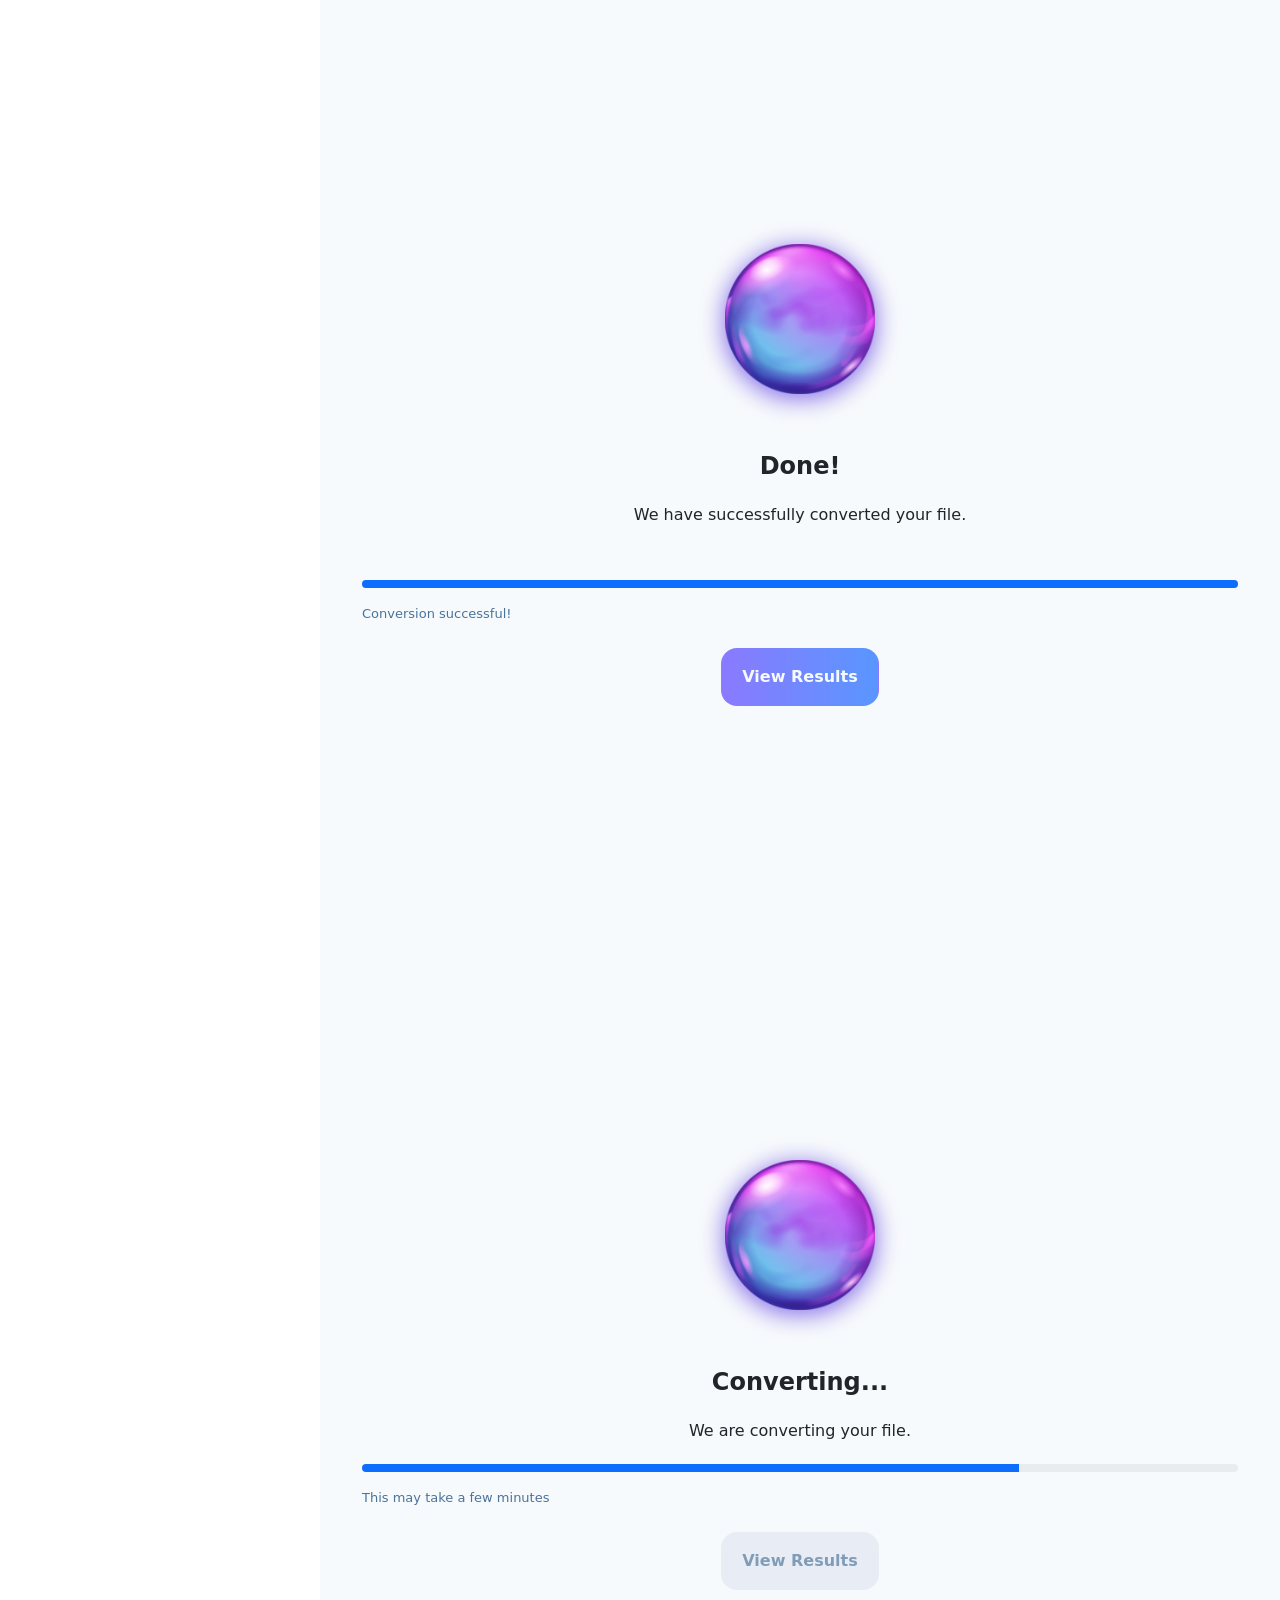
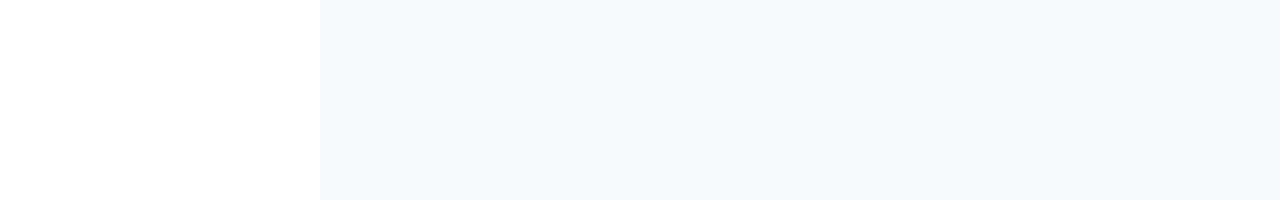
<file: converting.html>
<!DOCTYPE html>
<html lang="en">
  <head>
    <meta charset="utf-8" />
    <meta name="viewport" content="width=device-width, initial-scale=1" />

    <link
      href="https://cdn.jsdelivr.net/npm/bootstrap@5.3.6/dist/css/bootstrap.min.css"
      rel="stylesheet"
      integrity="sha384-4Q6Gf2aSP4eDXB8Miphtr37CMZZQ5oXLH2yaXMJ2w8e2ZtHTl7GptT4jmndRuHDT"
      crossorigin="anonymous"
    />
    <link rel="preconnect" href="https://fonts.googleapis.com" />
    <link rel="preconnect" href="https://fonts.gstatic.com" crossorigin />
    <link
      href="https://fonts.googleapis.com/css2?family=Inter:ital,opsz,wght@0,14..32,100..900;1,14..32,100..900&display=swap"
      rel="stylesheet"
    />
    <link
      rel="stylesheet"
      href="https://cdnjs.cloudflare.com/ajax/libs/font-awesome/6.7.2/css/all.min.css"
      integrity="sha512-Evv84Mr4kqVGRNSgIGL/F/aIDqQb7xQ2vcrdIwxfjThSH8CSR7PBEakCr51Ck+w+/U6swU2Im1vVX0SVk9ABhg=="
      crossorigin="anonymous"
      referrerpolicy="no-referrer"
    />
    <title>Processing</title>

    <link rel="stylesheet" href="styles.css" />
  </head>
  <body>
    <div class="container-fluid">
      <!-- *************************two row *************************** -->
      <div class="row justify-content-center">
        <div class="col-12 col-md-5 col-lg-3 bg-white">
          <!-- sidenav -->
        </div>
        <div
          class="col-12 col-md-7 col-lg-9 bg-chat min-h-100 d-flex justify-content-center align-items-center"
        >
          <!-- Modal -->
          <div
            class="modal fade"
            id="exampleModal"
            tabindex="-1"
            aria-labelledby="exampleModalLabel"
            aria-hidden="true"
          >
            <div class="modal-dialog modal-dialog-centered">
              <div class="modal-content r-modal-content">
                <div class="modal-body">
                  <div class="carusal-card mb-5">
                    <div class="container-fluid">
                      <div class="row">
                        <div class="col-12 text-center mb-3">
                          <h6 class="fw-bold">Ready for download</h6>
                        </div>
                        <div class="border mb-3"></div>
                        <div class="col-12 text-center fw-medium">
                          <div
                            class="d-flex justify-content-center mb-4 processing-img-ico"
                          >
                            <img
                              src="imgs/mp3-ico.svg"
                              alt="mp3"
                              class="img-fluid me-4"
                            />
                            <img
                              src="imgs/mp4-ico.svg"
                              alt="mp4"
                              class="img-fluid"
                            />
                          </div>
                        </div>
                        <div class="col-12 rounded-3 text-center">
                          <div class="container-fluid">
                            <div class="row justify-content-center">
                              <div class="col-10 col-xxl-5 mb-3">
                                <button
                                  class="send-btn w-100 continue-btn-modal fw-medium"
                                  style="font-size: 14px"
                                >
                                  Download
                                </button>
                              </div>
                            </div>
                            <div class="row justify-content-center">
                              <div class="col-10 col-xxl-5">
                                <a
                                  href=""
                                  class="continue-btn text-decoration-none"
                                  style="font-size: 14px"
                                >
                                  Go back
                                </a>
                              </div>
                            </div>
                          </div>
                        </div>
                      </div>
                    </div>
                  </div>
                </div>
              </div>
            </div>
          </div>
          <div class="container-fluid p-30">
            <div class="row">
              <div class="text-center">
                <img src="imgs/ico-ai-big.svg" class="img-fluid" alt="ai" />
              </div>
              <h4 class="fw-bold mb-4 text-center">Done!</h4>

              <h6 class="text-center">
                We have successfully converted your file.
              </h6>
              <div class="container py-4"></div>
              <div class="col-12 mb-3">
                <div
                  class="progress"
                  role="progressbar"
                  aria-label="Basic example"
                  aria-valuenow="100"
                  aria-valuemin="0"
                  aria-valuemax="100"
                >
                  <div class="progress-bar w-100"></div>
                </div>
              </div>
              <p class="txt-user mb-4">Conversion successful!</p>
              <div class="text-center">
                <button
                  data-bs-toggle="modal"
                  data-bs-target="#exampleModal"
                  class="process-comp-btn"
                >
                  View Results
                </button>
              </div>
            </div>
          </div>
        </div>
      </div>
      <!-- *************************two row *************************** -->
      <!-- *************************one row *************************** -->
      <div class="row justify-content-center">
        <div class="col-12 col-md-5 col-lg-3 bg-white">
          <!-- sidenav -->
        </div>
        <div
          class="col-12 col-md-7 col-lg-9 bg-chat min-h-100 d-flex justify-content-center align-items-center"
        >
          <div class="container-fluid p-30">
            <div class="row">
              <div class="text-center">
                <img src="imgs/ico-ai-big.svg" class="img-fluid" alt="ai" />
              </div>
              <h4 class="fw-bold mb-4 text-center">Converting...</h4>

              <h6 class="text-center mb-4">We are converting your file.</h6>
              <div class="col-12 mb-3">
                <div
                  class="progress"
                  role="progressbar"
                  aria-label="Basic example"
                  aria-valuenow="75"
                  aria-valuemin="0"
                  aria-valuemax="100"
                >
                  <div class="progress-bar w-75"></div>
                </div>
              </div>
              <p class="txt-user mb-4">This may take a few minutes</p>
              <div class="text-center">
                <button class="process-uncomp-btn">View Results</button>
              </div>
            </div>
          </div>
        </div>
      </div>
      <!-- *************************one row *************************** -->
    </div>
    <!-- Bootstrap JS -->
    <script src="https://code.jquery.com/jquery-3.6.0.min.js"></script>
    <script src="https://cdnjs.cloudflare.com/ajax/libs/OwlCarousel2/2.3.4/owl.carousel.min.js"></script>
    <script src="https://cdn.jsdelivr.net/npm/bootstrap@5.3.3/dist/js/bootstrap.bundle.min.js"></script>

    <script src="master.js"></script>
  </body>
</html>
</file>
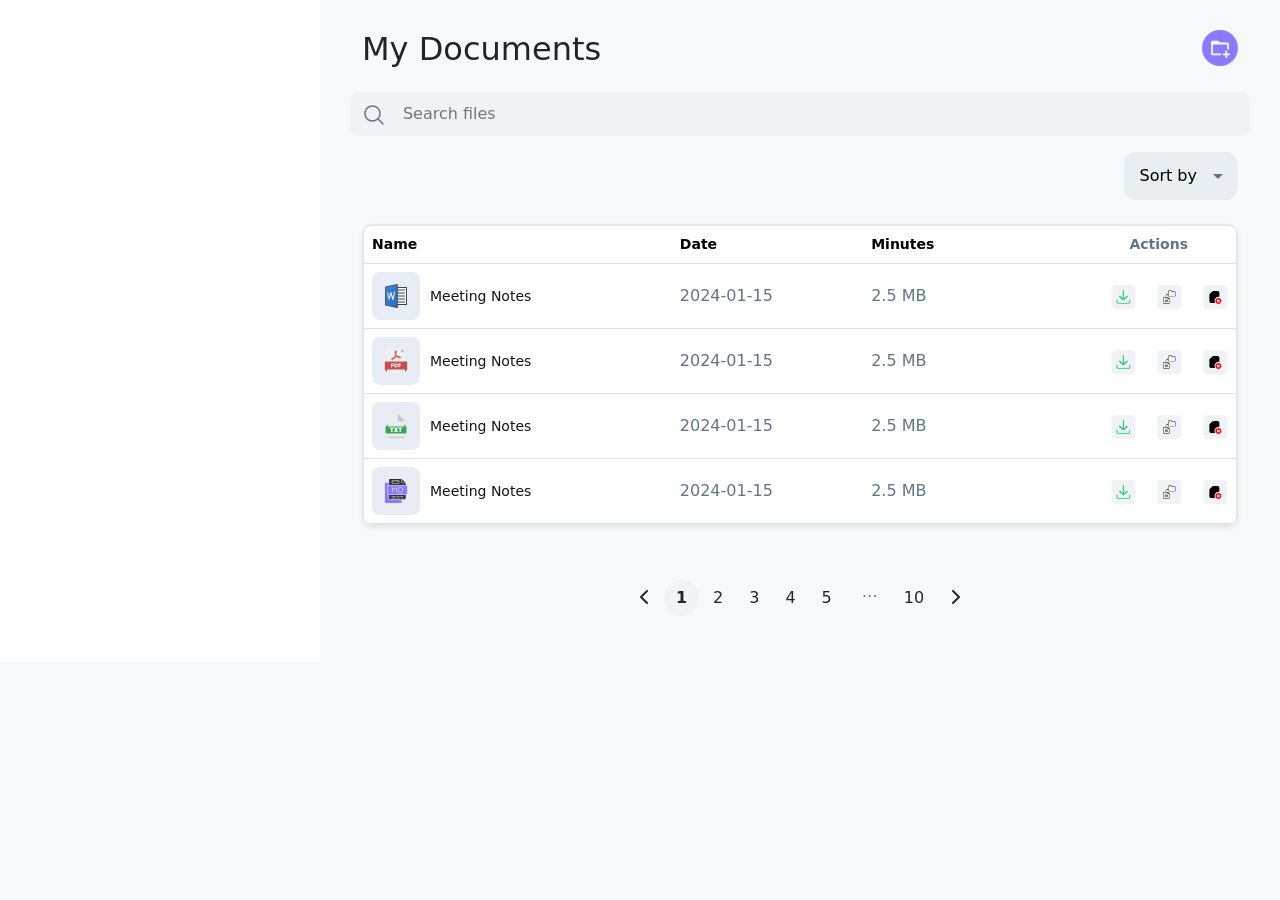
<file: my documents.html>
<!DOCTYPE html>
<html lang="en">
  <head>
    <meta charset="utf-8" />
    <meta name="viewport" content="width=device-width, initial-scale=1" />
    <link
      rel="stylesheet"
      href="https://cdnjs.cloudflare.com/ajax/libs/OwlCarousel2/2.3.4/assets/owl.carousel.min.css"
    />
    <link
      rel="stylesheet"
      href="https://cdnjs.cloudflare.com/ajax/libs/OwlCarousel2/2.3.4/assets/owl.theme.default.min.css"
    />
    <link
      href="https://cdn.jsdelivr.net/npm/bootstrap@5.3.6/dist/css/bootstrap.min.css"
      rel="stylesheet"
      integrity="sha384-4Q6Gf2aSP4eDXB8Miphtr37CMZZQ5oXLH2yaXMJ2w8e2ZtHTl7GptT4jmndRuHDT"
      crossorigin="anonymous"
    />
    <link rel="preconnect" href="https://fonts.googleapis.com" />
    <link rel="preconnect" href="https://fonts.gstatic.com" crossorigin />
    <link
      href="https://fonts.googleapis.com/css2?family=Inter:ital,opsz,wght@0,14..32,100..900;1,14..32,100..900&display=swap"
      rel="stylesheet"
    />
    <link
      rel="stylesheet"
      href="https://cdnjs.cloudflare.com/ajax/libs/font-awesome/6.7.2/css/all.min.css"
      integrity="sha512-Evv84Mr4kqVGRNSgIGL/F/aIDqQb7xQ2vcrdIwxfjThSH8CSR7PBEakCr51Ck+w+/U6swU2Im1vVX0SVk9ABhg=="
      crossorigin="anonymous"
      referrerpolicy="no-referrer"
    />
    <title>My Documents</title>

    <link rel="stylesheet" href="styles.css" />
  </head>
  <body>
    <div class="container-fluid">
      <div class="row justify-content-center">
        <div class="col-12 col-md-5 col-lg-3 bg-white">
          <!-- sidenav -->
        </div>
        <div class="col-12 col-md-7 col-lg-9 bg-chat">
          <div class="container-fluid p-30">
            <div class="d-flex justify-content-between">
              <span> <h2 class="fw-medium mb-4">My Documents</h2></span>
              <span>
                <div class="add-folder-trigger">
                  <img src="imgs/add-folder.svg" class="img-fluid" alt="" />
                  <div class="position-relative">
                    <div class="carusal-card create-folder-abs">
                      <div class="container-fluid create-folder-abs-w">
                        <div class="row">
                          <div class="col-12 text-center mb-3">
                            <h6 class="fw-bold">Create folder</h6>
                          </div>
                          <div class="border mb-3"></div>
                          <div class="col-12">
                            <div class="mb-3">
                              <label
                                for="exampleFormControlInput1"
                                class="form-label"
                                >Folder Name</label
                              >
                              <input
                                type="email"
                                class="form-control"
                                id="exampleFormControlInput1"
                                placeholder="My Folder"
                              />
                            </div>
                          </div>
                          <div class="col-12 rounded-3 text-center">
                            <div class="container-fluid">
                              <div class="row justify-content-center">
                                <div class="col-12 mb-2">
                                  <button
                                    class="send-btn fw-bold w-100"
                                    style="font-size: 16px"
                                  >
                                    Create
                                  </button>
                                </div>
                                <div class="col-12">
                                  <button
                                    class="continue-btn fw-bold"
                                    style="font-size: 16px"
                                  >
                                    Cancel
                                  </button>
                                </div>
                              </div>
                            </div>
                          </div>
                        </div>
                      </div>
                    </div>
                  </div>
                </div></span
              >
            </div>
            <div class="row bg-search-bar mb-3">
              <div class="d-flex align-items-center">
                <span>
                  <img src="imgs/mag.svg" class="img-fluid me-2" alt="mag"
                /></span>
                <span class="w-100">
                  <input
                    type="text"
                    class="Search-bar"
                    id="exampleFormControlInput1"
                    placeholder="Search files"
                /></span>
              </div>
            </div>
            <div class="row text-end">
              <div class="dropdown">
                <button
                  class="btn-3"
                  type="button"
                  data-bs-toggle="dropdown"
                  aria-expanded="false"
                >
                  <div class="d-flex align-items-center">
                    <span> Sort by</span>
                    <span class="ms-3"
                      ><img
                        src="imgs/chev-down.svg"
                        class="chevron img-fluid"
                        alt="chev"
                    /></span>
                  </div>
                </button>
                <ul class="dropdown-menu">
                  <li><a class="dropdown-item" href="#">Date</a></li>
                  <li><a class="dropdown-item" href="#">Name</a></li>
                  <li><a class="dropdown-item" href="#">Size</a></li>
                  <li><a class="dropdown-item" href="#">Format</a></li>
                </ul>
              </div>
            </div>
            <div class="row">
              <div class="container py-4">
                <div class="table-responsive border-2 shadow-sm">
                  <table class="table table-hover align-middle mb-0">
                    <thead>
                      <tr>
                        <th>Name</th>
                        <th>Date</th>
                        <th>Minutes</th>
                        <th class="text-end table-file-reading pe-5">
                          Actions
                        </th>
                      </tr>
                    </thead>
                    <tbody>
                      <tr>
                        <td>
                          <div class="d-flex align-items-center">
                            <img
                              src="imgs/doc-new-ico.svg"
                              alt="doc"
                              class="file-icon"
                            />
                            <span class="table-file-name">Meeting Notes</span>
                          </div>
                        </td>
                        <td class="table-file-reading">2024-01-15</td>
                        <td class="table-file-reading">2.5 MB</td>
                        <td class="text-end action-btns">
                          <a href=""
                            ><img
                              src="imgs/download.svg"
                              title="Download"
                              alt="download"
                              class="img-fluid me-3"
                          /></a>
                          <a href=""
                            ><img
                              src="imgs/eye.svg"
                              alt="eye"
                              title="View"
                              class="img-fluid me-3"
                          /></a>
                          <a href=""
                            ><img
                              src="imgs/del.svg"
                              alt="delete"
                              title="Delete"
                              class="img-fluid"
                          /></a>
                        </td>
                      </tr>
                      <tr>
                        <td>
                          <div class="d-flex align-items-center">
                            <img
                              src="imgs/pdf-new-ico.svg"
                              alt="pdf"
                              class="file-icon"
                            />
                            <span class="table-file-name">Meeting Notes</span>
                          </div>
                        </td>
                        <td class="table-file-reading">2024-01-15</td>
                        <td class="table-file-reading">2.5 MB</td>
                        <td class="text-end action-btns">
                          <a href=""
                            ><img
                              src="imgs/download.svg"
                              title="Download"
                              alt="download"
                              class="img-fluid me-3"
                          /></a>
                          <a href=""
                            ><img
                              src="imgs/eye.svg"
                              alt="eye"
                              title="View"
                              class="img-fluid me-3"
                          /></a>
                          <a href=""
                            ><img
                              src="imgs/del.svg"
                              alt="delete"
                              title="Delete"
                              class="img-fluid"
                          /></a>
                        </td>
                      </tr>
                      <tr>
                        <td>
                          <div class="d-flex align-items-center">
                            <img
                              src="imgs/txt-new-ico.svg"
                              alt="txt"
                              class="file-icon"
                            />
                            <span class="table-file-name">Meeting Notes</span>
                          </div>
                        </td>
                        <td class="table-file-reading">2024-01-15</td>
                        <td class="table-file-reading">2.5 MB</td>
                        <td class="text-end action-btns">
                          <a href=""
                            ><img
                              src="imgs/download.svg"
                              title="Download"
                              alt="download"
                              class="img-fluid me-3"
                          /></a>
                          <a href=""
                            ><img
                              src="imgs/eye.svg"
                              alt="eye"
                              title="View"
                              class="img-fluid me-3"
                          /></a>
                          <a href=""
                            ><img
                              src="imgs/del.svg"
                              alt="delete"
                              title="Delete"
                              class="img-fluid"
                          /></a>
                        </td>
                      </tr>
                      <tr>
                        <td>
                          <div class="d-flex align-items-center">
                            <img
                              src="imgs/md-new-ico.svg"
                              alt="md"
                              class="file-icon"
                            />
                            <span class="table-file-name">Meeting Notes</span>
                          </div>
                        </td>
                        <td class="table-file-reading">2024-01-15</td>
                        <td class="table-file-reading">2.5 MB</td>
                        <td class="text-end action-btns">
                          <a href=""
                            ><img
                              src="imgs/download.svg"
                              title="Download"
                              alt="download"
                              class="img-fluid me-3"
                          /></a>
                          <a href=""
                            ><img
                              src="imgs/eye.svg"
                              alt="eye"
                              title="View"
                              class="img-fluid me-3"
                          /></a>
                          <a href=""
                            ><img
                              src="imgs/del.svg"
                              alt="delete"
                              title="Delete"
                              class="img-fluid"
                          /></a>
                        </td>
                      </tr>
                    </tbody>
                  </table>
                </div>
              </div>
              <div class="text-center">
                <nav>
                  <ul class="pagination">
                    <li class="page-item">
                      <a class="page-link" href="#" aria-label="Previous">
                        <i class="fa-solid fa-chevron-left"></i>
                      </a>
                    </li>
                    <li class="page-item active">
                      <a class="page-link" href="#">1</a>
                    </li>
                    <li class="page-item">
                      <a class="page-link" href="#">2</a>
                    </li>
                    <li class="page-item">
                      <a class="page-link" href="#">3</a>
                    </li>
                    <li class="page-item">
                      <a class="page-link" href="#">4</a>
                    </li>
                    <li class="page-item">
                      <a class="page-link" href="#">5</a>
                    </li>
                    <li class="page-item disabled">
                      <span class="ellipsis">…</span>
                    </li>
                    <li class="page-item">
                      <a class="page-link" href="#">10</a>
                    </li>
                    <li class="page-item">
                      <a class="page-link" href="#" aria-label="Next">
                        <i class="fa-solid fa-chevron-right"></i>
                      </a>
                    </li>
                  </ul>
                </nav>
              </div>
            </div>
          </div>
        </div>
      </div>
    </div>
    <!-- Bootstrap JS -->
    <script src="https://code.jquery.com/jquery-3.6.0.min.js"></script>
    <script src="https://cdnjs.cloudflare.com/ajax/libs/OwlCarousel2/2.3.4/owl.carousel.min.js"></script>
    <script src="https://cdn.jsdelivr.net/npm/bootstrap@5.3.3/dist/js/bootstrap.bundle.min.js"></script>
    <script src="master.js"></script>
  </body>
</html>
</file>
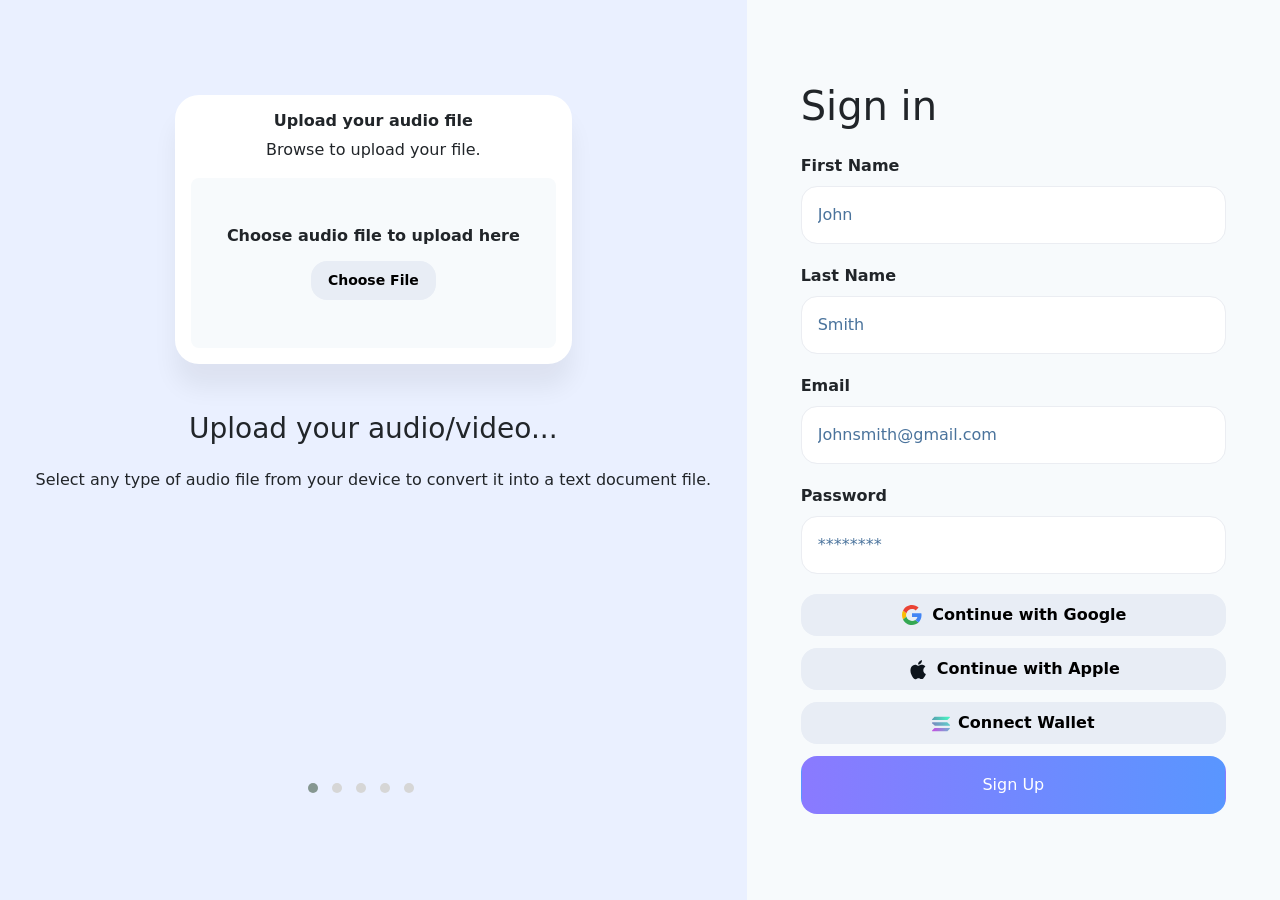
<file: onboarding.html>
<!DOCTYPE html>
<html lang="en">
  <head>
    <meta charset="utf-8" />
    <meta name="viewport" content="width=device-width, initial-scale=1" />
    <link
      rel="stylesheet"
      href="https://cdnjs.cloudflare.com/ajax/libs/OwlCarousel2/2.3.4/assets/owl.carousel.min.css"
    />
    <link
      rel="stylesheet"
      href="https://cdnjs.cloudflare.com/ajax/libs/OwlCarousel2/2.3.4/assets/owl.theme.default.min.css"
    />
    <link
      href="https://cdn.jsdelivr.net/npm/bootstrap@5.3.6/dist/css/bootstrap.min.css"
      rel="stylesheet"
      integrity="sha384-4Q6Gf2aSP4eDXB8Miphtr37CMZZQ5oXLH2yaXMJ2w8e2ZtHTl7GptT4jmndRuHDT"
      crossorigin="anonymous"
    />
    <link rel="preconnect" href="https://fonts.googleapis.com" />
    <link rel="preconnect" href="https://fonts.gstatic.com" crossorigin />
    <link
      href="https://fonts.googleapis.com/css2?family=Inter:ital,opsz,wght@0,14..32,100..900;1,14..32,100..900&display=swap"
      rel="stylesheet"
    />
    <link
      rel="stylesheet"
      href="https://cdnjs.cloudflare.com/ajax/libs/font-awesome/6.7.2/css/all.min.css"
      integrity="sha512-Evv84Mr4kqVGRNSgIGL/F/aIDqQb7xQ2vcrdIwxfjThSH8CSR7PBEakCr51Ck+w+/U6swU2Im1vVX0SVk9ABhg=="
      crossorigin="anonymous"
      referrerpolicy="no-referrer"
    />
    <title>Onboarding</title>

    <link rel="stylesheet" href="styles.css" />
  </head>
  <body>
    <div class="container-fluid">
      <div class="row justify-content-center">
        <div class="col-12 col-md-7 col-xxl-9 bg-chat-2">
          <div
            class="row h-100 align-items-center justify-content-center owl-carousel owl-theme py-5"
          >
            <!-- card item 1 -->
            <div class="col-12">
              <div class="container-fluid">
                <div class="row justify-content-center">
                  <div class="col-12 col-md-7 col-xxl-3">
                    <div class="carusal-card mb-5">
                      <div class="container-fluid">
                        <div class="row">
                          <div class="col-12 text-center">
                            <h6 class="fw-bold">Upload your audio file</h6>
                          </div>
                          <div class="col-12 text-center fw-medium">
                            <p>Browse to upload your file.</p>
                          </div>
                          <div
                            class="col-12 bg-chat py-5 px-3 rounded-3 text-center"
                          >
                            <h6 class="fw-bold mb-3">
                              Choose audio file to upload here
                            </h6>
                            <button
                              class="continue-btn w-auto mx-auto"
                              style="font-size: 14px"
                            >
                              Choose File
                            </button>
                          </div>
                        </div>
                      </div>
                    </div>
                  </div>
                  <h3 class="fw-medium mb-4 text-center">
                    Upload your audio/video...
                  </h3>
                  <h6 class="fw-medium mb-4 text-center">
                    Select any type of audio file from your device to convert it
                    into a text document file.
                  </h6>
                </div>
              </div>
            </div>
            <!-- card item 2 -->
            <div class="col-12">
              <div class="container-fluid pt-5">
                <div class="row justify-content-center">
                  <div class="col-12 col-md-7 col-xxl-3 p-0">
                    <div class="mb-5">
                      <div class="container-fluid">
                        <div class="row">
                          <!-- card-1 -->
                          <div class="col-12 mb-3">
                            <div class="preferance-card">
                              <img
                                src="imgs/ai.svg"
                                alt="ai"
                                class="img-fluid ai-badge"
                              />
                              <span>
                                <img
                                  src="imgs/pdf-ico.svg"
                                  alt="pdf"
                                  class="img-fluid me-2 preferance-card-img"
                                />
                              </span>
                              <span>
                                <img
                                  src="imgs/lines-ico.svg"
                                  alt="lines"
                                  class="img-fluid pref-lines"
                                />
                              </span>
                            </div>
                          </div>
                          <!-- card-2 -->
                          <div class="col-12 mb-3">
                            <div class="preferance-card">
                              <span>
                                <img
                                  src="imgs/txt-ico.svg"
                                  alt="txt"
                                  class="img-fluid me-2 preferance-card-img"
                                />
                              </span>
                              <span>
                                <img
                                  src="imgs/lines-ico.svg"
                                  alt="lines"
                                  class="img-fluid pref-lines"
                                />
                              </span>
                            </div>
                          </div>
                          <!-- card-3 -->
                          <div class="col-12 mb-3">
                            <div class="preferance-card">
                              <span>
                                <img
                                  src="imgs/md-ico.svg"
                                  alt="md"
                                  class="img-fluid me-2 preferance-card-img"
                                />
                              </span>
                              <span>
                                <img
                                  src="imgs/lines-ico.svg"
                                  alt="lines"
                                  class="img-fluid pref-lines"
                                />
                              </span>
                            </div>
                          </div>
                          <!-- card-4 -->
                          <div class="col-12 mb-3">
                            <div class="preferance-card">
                              <span>
                                <img
                                  src="imgs/doc-ico.svg"
                                  alt="doc"
                                  class="img-fluid me-2 preferance-card-img"
                                />
                              </span>
                              <span>
                                <img
                                  src="imgs/lines-ico.svg"
                                  alt="lines"
                                  class="img-fluid pref-lines"
                                />
                              </span>
                            </div>
                          </div>
                        </div>
                      </div>
                    </div>
                  </div>
                  <h3 class="fw-medium mb-4 text-center">
                    Add your preferences...
                  </h3>
                  <h6 class="fw-medium mb-4 text-center">
                    You can choose the file name, content language, and output
                    type and format.
                  </h6>
                </div>
              </div>
            </div>
            <!-- card item 3 -->
            <div class="col-12">
              <div class="container-fluid">
                <div class="row justify-content-center">
                  <div class="col-12 col-md-7 col-xxl-3 p-0">
                    <div class="mb-5">
                      <div class="container-fluid">
                        <div class="row">
                          <div class="col-12 mb-3">
                            <img
                              src="imgs/Frame.svg"
                              alt="frame"
                              class="img-fluid"
                            />
                          </div>
                        </div>
                      </div>
                    </div>
                  </div>
                  <h3 class="fw-medium mb-4 text-center">
                    Instant processing...
                  </h3>
                  <h6 class="fw-medium mb-4 text-center">
                    Your audio/video file is processed by our cutting edge AI
                    tool and converted into a editable text document.
                  </h6>
                </div>
              </div>
            </div>

            <!-- card item 4 -->
            <div class="col-12">
              <div class="container-fluid">
                <div class="row justify-content-center">
                  <div class="col-12 col-md-7 col-xxl-3">
                    <div class="carusal-card mb-5">
                      <div class="container-fluid">
                        <div class="row">
                          <div class="col-12 text-center">
                            <img
                              src="imgs/ico-ai.svg"
                              alt="Ai"
                              class="img-fluid"
                            />
                          </div>
                          <div class="col-12 text-center">
                            <h6 class="fw-bold">Successfully processed!</h6>
                          </div>

                          <div class="col-12 text-center progress-simple">
                            <!-- <img
                              src="imgs/progress-bar.svg"
                              alt="progress"
                              class="img-fluid"
                            /> -->
                          </div>
                          <div class="col-12 txt-user px-0">
                            <p>You can now view your generated document.</p>
                          </div>
                        </div>
                      </div>
                    </div>
                  </div>
                  <h3 class="fw-medium mb-4 text-center">Done!</h3>
                  <h6 class="fw-medium mb-4 text-center">
                    Your audio/video has successfully processed into a readable
                    document.
                  </h6>
                </div>
              </div>
            </div>
            <!-- card item 5 -->
            <div class="col-12">
              <div class="container-fluid">
                <div class="row justify-content-center">
                  <div class="col-12 col-md-9 col-lg-8 col-xl-7 col-xxl-4">
                    <div class="carusal-card mb-5">
                      <div class="container-fluid">
                        <div class="row">
                          <div class="col-12 text-center mb-3">
                            <h6 class="fw-bold">Ready for download</h6>
                          </div>
                          <div class="border mb-3"></div>
                          <div class="col-12 text-center fw-medium">
                            <div class="d-flex justify-content-center mb-4">
                              <img
                                src="imgs/pdf-ico.svg"
                                alt="pdf"
                                class="img-fluid me-4 preferance-card-img"
                              />
                              <img
                                src="imgs/doc-ico.svg"
                                alt="doc"
                                class="img-fluid me-4 preferance-card-img"
                              />
                              <img
                                src="imgs/txt-ico.svg"
                                alt="text"
                                class="img-fluid me-4 preferance-card-img"
                              />
                              <img
                                src="imgs/md-ico.svg"
                                alt="md"
                                class="img-fluid preferance-card-img"
                              />
                            </div>
                          </div>
                          <div class="col-12 rounded-3 text-center">
                            <div class="container-fluid">
                              <div class="row justify-content-center">
                                <div class="col-10 mb-3">
                                  <button
                                    class="send-btn w-100"
                                    style="font-size: 14px"
                                  >
                                    Download
                                  </button>
                                </div>
                                <div class="col-10">
                                  <button
                                    class="continue-btn"
                                    style="font-size: 14px"
                                  >
                                    Go back
                                  </button>
                                </div>
                              </div>
                            </div>
                          </div>
                        </div>
                      </div>
                    </div>
                  </div>
                  <h3 class="fw-medium mb-4 text-center">Download</h3>
                  <h6 class="fw-medium mb-4 text-center">
                    Download your generated document or click to view in my
                    documents.
                  </h6>
                </div>
              </div>
            </div>
          </div>
        </div>
        <div class="col-12 col-md-5 col-xxl-3 bg-chat">
          <div class="container d-flex min-h-100 align-items-center">
            <form class="row p-30">
              <div class="col-12 mb-3">
                <h1 class="fs-32 fw-medium">Sign in</h1>
              </div>
              <div class="col-12 mb-3">
                <div class="mb-1">
                  <label for="exampleFormControlInput1" class="form-label"
                    >First Name</label
                  >
                  <input
                    type="text"
                    class="form-control"
                    id=""
                    placeholder="John"
                  />
                </div>
              </div>

              <div class="col-12 mb-3">
                <div class="mb-1">
                  <label for="exampleFormControlInput1" class="form-label"
                    >Last Name</label
                  >
                  <input
                    type="text"
                    class="form-control"
                    id=""
                    placeholder="Smith"
                  />
                </div>
              </div>
              <div class="col-12 mb-3">
                <div class="mb-1">
                  <label for="exampleFormControlInput1" class="form-label"
                    >Email</label
                  >
                  <input
                    type="email"
                    class="form-control"
                    id=""
                    placeholder="Johnsmith@gmail.com"
                  />
                </div>
              </div>
              <div class="col-12 mb-3">
                <div class="mb-1">
                  <label for="exampleFormControlInput1" class="form-label"
                    >Password</label
                  >
                  <input
                    type="password"
                    class="form-control"
                    id=""
                    placeholder="********"
                  />
                </div>
              </div>
              <div class="col-12 mb-2">
                <div class="mb-1">
                  <button class="continue-btn">
                    <span
                      ><img
                        src="imgs/google-ico.svg"
                        alt="google"
                        class="img-fluid me-2" /></span
                    ><span>Continue with Google</span>
                  </button>
                </div>
              </div>
              <div class="col-12 mb-2">
                <div class="mb-1">
                  <button class="continue-btn">
                    <span
                      ><img
                        src="imgs/apple-ico.svg"
                        alt="google"
                        class="img-fluid me-2" /></span
                    ><span>Continue with Apple</span>
                  </button>
                </div>
              </div>
              <div class="col-12 mb-2">
                <div class="mb-1">
                  <button class="continue-btn">
                    <span
                      ><img
                        src="imgs/connect-ico.svg"
                        alt="connect"
                        class="img-fluid me-2" /></span
                    ><span>Connect Wallet</span>
                  </button>
                </div>
              </div>
              <!-- <div class="col-12 mb-2">
                <div class="mb-1">
                  <button class="continue-btn">
                    <span
                      ><img
                        src="imgs/w3-ico.svg"
                        alt="web 3"
                        class="img-fluid me-2" /></span
                    ><span>Connect with Web 3.0 Wallet</span>
                  </button>
                </div>
              </div> -->
              <div class="col-12">
                <div class="mb-1">
                  <button class="send-btn btn-signin w-100 fw-medium">
                    Sign Up
                  </button>
                </div>
              </div>
            </form>
          </div>
        </div>
      </div>
    </div>
    <!-- Bootstrap JS -->
    <script src="https://code.jquery.com/jquery-3.6.0.min.js"></script>
    <script src="https://cdnjs.cloudflare.com/ajax/libs/OwlCarousel2/2.3.4/owl.carousel.min.js"></script>
    <script src="https://cdn.jsdelivr.net/npm/bootstrap@5.3.3/dist/js/bootstrap.bundle.min.js"></script>
    <script src="master.js"></script>
  </body>
</html>
</file>
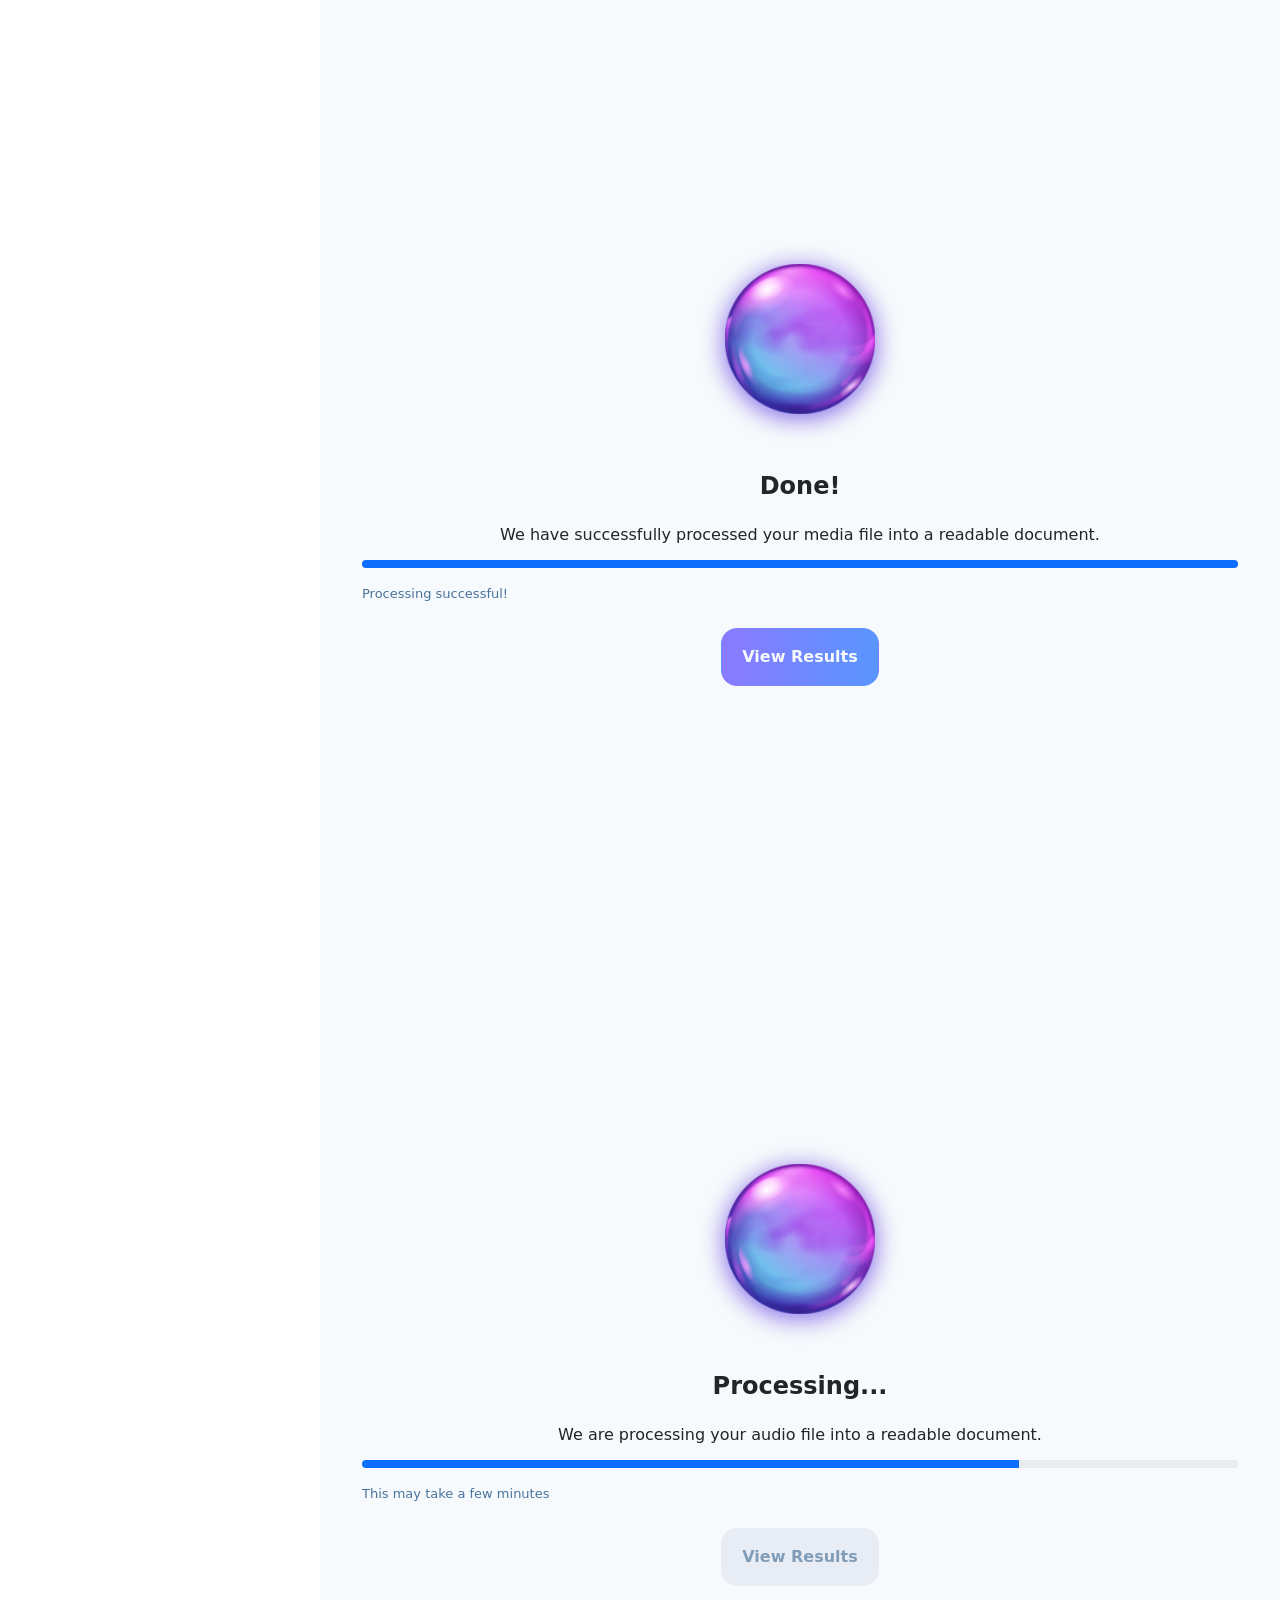
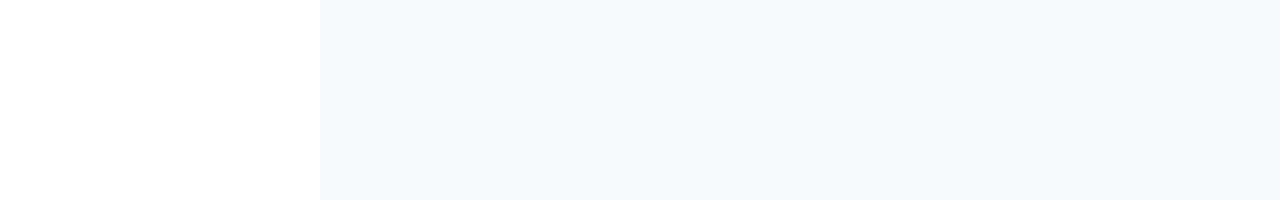
<file: processing.html>
<!DOCTYPE html>
<html lang="en">
  <head>
    <meta charset="utf-8" />
    <meta name="viewport" content="width=device-width, initial-scale=1" />

    <link
      href="https://cdn.jsdelivr.net/npm/bootstrap@5.3.6/dist/css/bootstrap.min.css"
      rel="stylesheet"
      integrity="sha384-4Q6Gf2aSP4eDXB8Miphtr37CMZZQ5oXLH2yaXMJ2w8e2ZtHTl7GptT4jmndRuHDT"
      crossorigin="anonymous"
    />
    <link rel="preconnect" href="https://fonts.googleapis.com" />
    <link rel="preconnect" href="https://fonts.gstatic.com" crossorigin />
    <link
      href="https://fonts.googleapis.com/css2?family=Inter:ital,opsz,wght@0,14..32,100..900;1,14..32,100..900&display=swap"
      rel="stylesheet"
    />
    <link
      rel="stylesheet"
      href="https://cdnjs.cloudflare.com/ajax/libs/font-awesome/6.7.2/css/all.min.css"
      integrity="sha512-Evv84Mr4kqVGRNSgIGL/F/aIDqQb7xQ2vcrdIwxfjThSH8CSR7PBEakCr51Ck+w+/U6swU2Im1vVX0SVk9ABhg=="
      crossorigin="anonymous"
      referrerpolicy="no-referrer"
    />
    <title>Processing</title>

    <link rel="stylesheet" href="styles.css" />
  </head>
  <body>
    <div class="container-fluid">
      <!-- *************************two row *************************** -->
      <div class="row justify-content-center">
        <div class="col-12 col-md-5 col-lg-3 bg-white">
          <!-- sidenav -->
        </div>
        <div
          class="col-12 col-md-7 col-lg-9 bg-chat min-h-100 d-flex justify-content-center align-items-center"
        >
          <!-- Modal -->
          <div
            class="modal fade"
            id="exampleModal"
            tabindex="-1"
            aria-labelledby="exampleModalLabel"
            aria-hidden="true"
          >
            <div class="modal-dialog modal-dialog-centered">
              <div class="modal-content r-modal-content">
                <div class="modal-body">
                  <div class="carusal-card carusal-card-modal mb-5">
                    <div class="container-fluid">
                      <div class="row">
                        <div class="col-12 text-center mb-3">
                          <h6 class="fw-bold">Ready for download</h6>
                        </div>
                        <div class="border mb-3"></div>
                        <div class="col-12 text-center fw-medium">
                          <div
                            class="d-flex justify-content-center mb-4 processing-img-ico"
                          >
                            <img
                              src="imgs/pdf-new-ico.svg"
                              alt="pdf"
                              class="img-fluid me-4 preferance-card-img"
                            />
                            <img
                              src="imgs/doc-new-ico.svg"
                              alt="doc"
                              class="img-fluid me-4 preferance-card-img"
                            />
                            <img
                              src="imgs/txt-new-ico.svg"
                              alt="text"
                              class="img-fluid me-4 preferance-card-img"
                            />
                            <img
                              src="imgs/md-new-ico.svg"
                              alt="md"
                              class="img-fluid preferance-card-img"
                            />
                            <!-- <img
                              src="imgs/doc-ico.svg"
                              alt="doc"
                              class="img-fluid me-4"
                            />
                            <img
                              src="imgs/txt-ico.svg"
                              alt="text"
                              class="img-fluid me-4"
                            />
                            <img
                              src="imgs/md-ico.svg"
                              alt="md"
                              class="img-fluid"
                            /> -->
                          </div>
                        </div>
                        <div class="col-12 rounded-3 text-center">
                          <div class="container-fluid">
                            <div class="row justify-content-center">
                              <div class="col-10 col-lg-8 col-xxl-5 mb-3">
                                <button
                                  class="send-btn w-100 continue-btn-modal fw-medium"
                                  style="font-size: 14px"
                                >
                                  Download
                                </button>
                              </div>
                            </div>
                            <div class="row justify-content-center">
                              <div class="col-10 col-lg-8 col-xxl-5">
                                <button
                                  class="continue-btn"
                                  style="font-size: 14px"
                                >
                                  Go back
                                </button>
                              </div>
                            </div>
                          </div>
                        </div>
                      </div>
                    </div>
                  </div>
                </div>
              </div>
            </div>
          </div>
          <div class="container-fluid p-30">
            <div class="row">
              <div class="text-center">
                <img src="imgs/ico-ai-big.svg" class="img-fluid" alt="ai" />
              </div>
              <h4 class="fw-bold mb-4 text-center">Done!</h4>

              <h6 class="text-center mb-3">
                We have successfully processed your media file into a readable
                document.
              </h6>
              <div class="col-12 mb-3">
                <div
                  class="progress"
                  role="progressbar"
                  aria-label="Basic example"
                  aria-valuenow="100"
                  aria-valuemin="0"
                  aria-valuemax="100"
                >
                  <div class="progress-bar w-100"></div>
                </div>
              </div>
              <p class="txt-user mb-4">Processing successful!</p>
              <div class="text-center">
                <button
                  data-bs-toggle="modal"
                  data-bs-target="#exampleModal"
                  class="process-comp-btn"
                >
                  View Results
                </button>
              </div>
            </div>
          </div>
        </div>
      </div>
      <!-- *************************two row *************************** -->
      <!-- *************************one row *************************** -->
      <div class="row justify-content-center">
        <div class="col-12 col-md-5 col-lg-3 bg-white">
          <!-- sidenav -->
        </div>
        <div
          class="col-12 col-md-7 col-lg-9 bg-chat min-h-100 d-flex justify-content-center align-items-center"
        >
          <div class="container-fluid p-30">
            <div class="row">
              <div class="text-center">
                <img src="imgs/ico-ai-big.svg" class="img-fluid" alt="ai" />
              </div>
              <h4 class="fw-bold mb-4 text-center">Processing...</h4>

              <h6 class="text-center mb-3">
                We are processing your audio file into a readable document.
              </h6>
              <div class="col-12 mb-3">
                <div
                  class="progress"
                  role="progressbar"
                  aria-label="Basic example"
                  aria-valuenow="75"
                  aria-valuemin="0"
                  aria-valuemax="100"
                >
                  <div class="progress-bar w-75"></div>
                </div>
              </div>
              <p class="txt-user mb-4">This may take a few minutes</p>
              <div class="text-center">
                <button class="process-uncomp-btn">View Results</button>
              </div>
            </div>
          </div>
        </div>
      </div>
      <!-- *************************one row *************************** -->
    </div>
    <!-- Bootstrap JS -->
    <script src="https://code.jquery.com/jquery-3.6.0.min.js"></script>
    <script src="https://cdnjs.cloudflare.com/ajax/libs/OwlCarousel2/2.3.4/owl.carousel.min.js"></script>
    <script src="https://cdn.jsdelivr.net/npm/bootstrap@5.3.3/dist/js/bootstrap.bundle.min.js"></script>

    <script src="master.js"></script>
  </body>
</html>
</file>
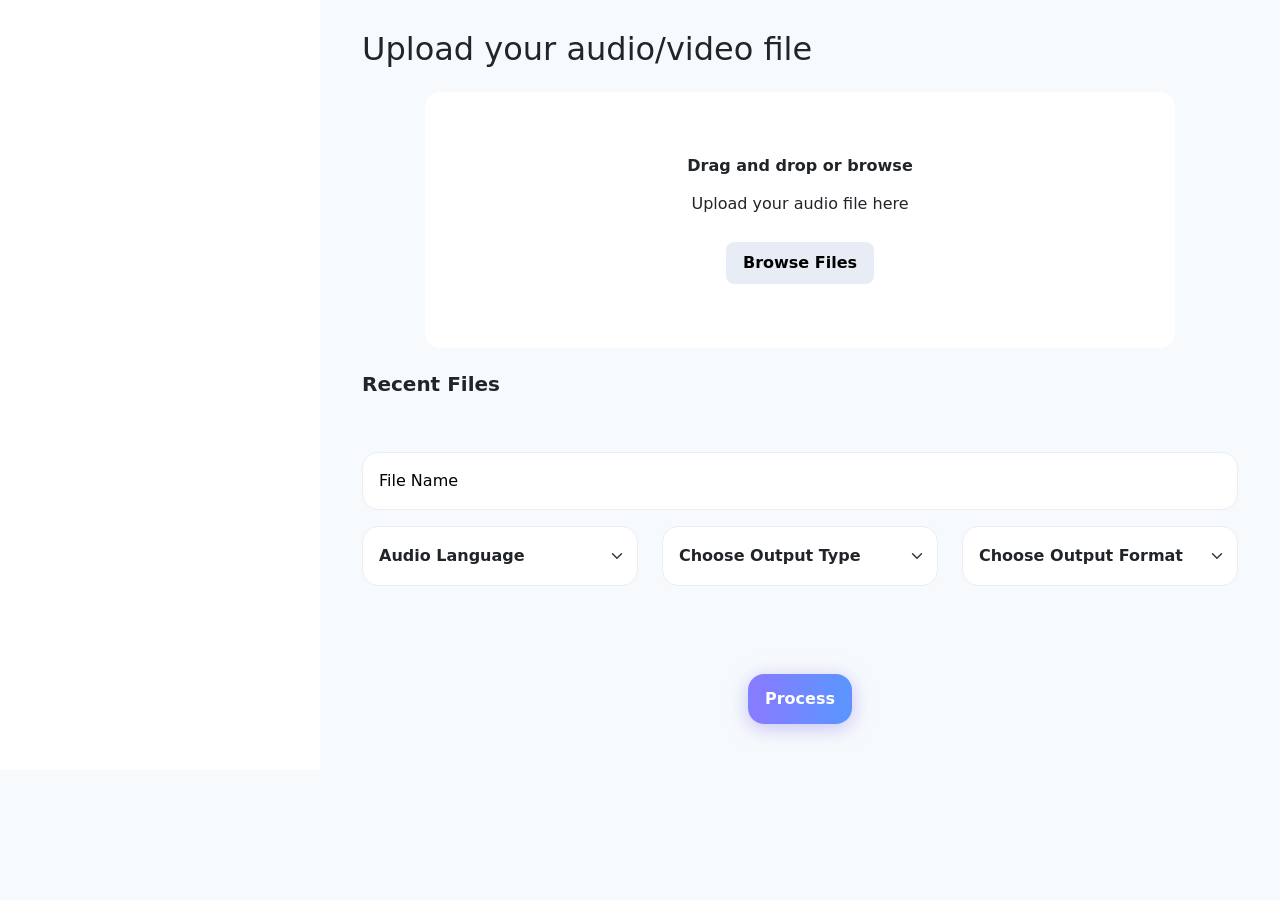
<file: upload audio.html>
<!DOCTYPE html>
<html lang="en">
  <head>
    <meta charset="utf-8" />
    <meta name="viewport" content="width=device-width, initial-scale=1" />

    <link
      href="https://cdn.jsdelivr.net/npm/bootstrap@5.3.6/dist/css/bootstrap.min.css"
      rel="stylesheet"
      integrity="sha384-4Q6Gf2aSP4eDXB8Miphtr37CMZZQ5oXLH2yaXMJ2w8e2ZtHTl7GptT4jmndRuHDT"
      crossorigin="anonymous"
    />
    <link rel="preconnect" href="https://fonts.googleapis.com" />
    <link rel="preconnect" href="https://fonts.gstatic.com" crossorigin />
    <link
      href="https://fonts.googleapis.com/css2?family=Inter:ital,opsz,wght@0,14..32,100..900;1,14..32,100..900&display=swap"
      rel="stylesheet"
    />
    <link
      rel="stylesheet"
      href="https://cdnjs.cloudflare.com/ajax/libs/font-awesome/6.7.2/css/all.min.css"
      integrity="sha512-Evv84Mr4kqVGRNSgIGL/F/aIDqQb7xQ2vcrdIwxfjThSH8CSR7PBEakCr51Ck+w+/U6swU2Im1vVX0SVk9ABhg=="
      crossorigin="anonymous"
      referrerpolicy="no-referrer"
    />
    <title>upload audio</title>

    <link rel="stylesheet" href="styles.css" />
  </head>
  <body>
    <div class="container-fluid">
      <div class="row justify-content-center">
        <div class="col-12 col-md-5 col-lg-3 bg-white">
          <!-- sidenav -->
        </div>
        <div class="col-12 col-md-7 col-lg-9 bg-chat">
          <form action="">
            <div class="container-fluid p-30">
              <h2 class="fw-medium mb-4">Upload your audio/video file</h2>

              <div class="row justify-content-center">
                <div class="col-12 col-md-10 bg-white rounded-4 p-3 mb-4">
                  <div class="drop-zone p-5" id="drop-zone">
                    <h6 class="text-center mb-3 fw-bold">
                      Drag and drop or browse
                    </h6>
                    <p class="mb-3 text-center fw-normal">
                      Upload your audio file here
                    </p>
                    <input type="file" id="fileInput" />
                    <div class="d-flex justify-content-center">
                      <div
                        class="preview continue-btn rounded-3 fw-bold"
                        id="filePreview"
                      >
                        Browse Files
                      </div>
                    </div>
                  </div>
                </div>
                <h5 class="fw-bold">Recent Files</h5>
                <div class="container py-4"></div>
              </div>
              <div class="row">
                <div class="col-12 mb-3">
                  <label
                    for="exampleFormControlInput1"
                    class="form-label d-none"
                    >File Name</label
                  >
                  <input
                    type="email"
                    class="form-control upload-audio-input"
                    id="exampleFormControlInput1"
                    placeholder="File Name"
                  />
                </div>
                <div class="col-12 col-md-6 col-lg-4 mb-3">
                  <div class="dropdown bg-transparent border-0 outline-0 w-100">
                    <button
                      class="form-select w-100 text-start d-flex align-items-center justify-content-between py-4"
                      type="button"
                      id="audioLanguageBtn"
                      data-bs-toggle="dropdown"
                      aria-expanded="false"
                      style="height: 60px"
                    >
                      <div class="d-flex align-items-center">
                        <span id="selectedText" class="">Audio Language</span>
                      </div>
                      <i class="bi bi-chevron-down me-2"></i>
                    </button>

                    <ul
                      class="dropdown-menu w-100 shadow-sm"
                      aria-labelledby="audioLanguageBtn"
                    >
                      <li>
                        <a
                          class="dropdown-item d-flex align-items-center"
                          href="#"
                          data-value="mp3"
                        >
                          العربية
                        </a>
                      </li>
                      <li>
                        <a
                          class="dropdown-item d-flex align-items-center"
                          href="#"
                          data-value="english"
                        >
                          English
                        </a>
                      </li>
                    </ul>
                  </div>
                </div>
                <div class="col-12 col-md-6 col-lg-4 mb-3">
                  <div class="dropdown bg-transparent border-0 outline-0 w-100">
                    <button
                      class="form-select w-100 text-start d-flex align-items-center justify-content-between py-4"
                      type="button"
                      id="dropdownBtn5"
                      data-bs-toggle="dropdown"
                      aria-expanded="false"
                      style="height: 60px"
                    >
                      <div class="d-flex align-items-center">
                        <span id="selectedText5">Choose Output Type</span>
                      </div>
                      <i class="bi bi-chevron-down me-2"></i>
                    </button>

                    <ul
                      class="dropdown-menu w-100 shadow-sm"
                      aria-labelledby="dropdownBtn5"
                    >
                      <li>
                        <a class="dropdown-item" href="#" data-value="summary"
                          >Summary</a
                        >
                      </li>
                      <li>
                        <a
                          class="dropdown-item"
                          href="#"
                          data-value="fullTranscript"
                          >Full Transcript</a
                        >
                      </li>
                      <li>
                        <a
                          class="dropdown-item"
                          href="#"
                          data-value="keyTakeaways"
                          >Key Takeaways</a
                        >
                      </li>
                    </ul>

                    <input type="hidden" id="hiddenInput5" />
                  </div>
                </div>
                <div class="col-12 col-md-6 col-lg-4 mb-3">
                  <div class="dropdown bg-transparent border-0 outline-0 w-100">
                    <button
                      class="form-select w-100 text-start d-flex align-items-center justify-content-between py-4"
                      type="button"
                      id="dropdownBtn4"
                      data-bs-toggle="dropdown"
                      aria-expanded="false"
                      style="height: 60px"
                    >
                      <div class="d-flex align-items-center">
                        <span id="selectedText4">Choose Output Format</span>
                      </div>
                      <i class="bi bi-chevron-down me-2"></i>
                    </button>

                    <ul
                      class="dropdown-menu w-100 shadow-sm"
                      aria-labelledby="dropdownBtn4"
                    >
                      <li>
                        <a class="dropdown-item" href="#" data-value="pdf">
                          <img
                            src="imgs/pdf-new-ico.svg"
                            alt="pdf"
                            class="img-fluid me-2"
                            width="40"
                          />PDF</a
                        >
                      </li>
                      <li>
                        <a class="dropdown-item" href="#" data-value="doc">
                          <img
                            src="imgs/doc-new-ico.svg"
                            alt="doc"
                            class="img-fluid me-2"
                            width="40"
                          />DOC</a
                        >
                      </li>
                      <li>
                        <a class="dropdown-item" href="#" data-value="md">
                          <img
                            src="imgs/md-new-ico.svg"
                            alt="md"
                            class="img-fluid me-2"
                            width="40"
                          />MD</a
                        >
                      </li>
                      <li>
                        <a class="dropdown-item" href="#" data-value="txt">
                          <img
                            src="imgs/txt-new-ico.svg"
                            alt="txt"
                            class="img-fluid me-2"
                            width="40"
                          />TXT</a
                        >
                      </li>
                    </ul>

                    <input type="hidden" id="hiddenInput4" />
                  </div>
                </div>
              </div>
              <div class="mt-4 text-center">
                <button class="upload-btn mb-3 mt-5 rounded-4">Process</button>
              </div>
            </div>
          </form>
        </div>
      </div>
    </div>
    <!-- Bootstrap JS -->
    <script src="https://code.jquery.com/jquery-3.6.0.min.js"></script>
    <script src="https://cdnjs.cloudflare.com/ajax/libs/OwlCarousel2/2.3.4/owl.carousel.min.js"></script>
    <script src="https://cdn.jsdelivr.net/npm/bootstrap@5.3.3/dist/js/bootstrap.bundle.min.js"></script>

    <script src="master.js"></script>
  </body>
</html>
</file>
<file: styles.css>
body {
  box-sizing: border-box;
  font-weight: 400;
  background: #f7fafc;
}

/* .fs-16 {
  font-size: 16px;
}
.fs-32 {
  font-size: 32px;
}
.fs-40 {
  font-size: 40px;
} */

.mb-25 {
  margin-bottom: 25px;
}
.mb-50 {
  margin-bottom: 50px;
}
.r-h-100 {
  height: 100vh;
}
.min-h-100 {
  min-height: 100dvh;
}
.p-30 {
  padding: 30px;
}
.txt-user {
  color: #4a739c;
  font-size: 13px;
  font-weight: 400;
  margin-bottom: 5px;
}
.txt-dark {
  color: #0d141c;
}
.bg-chat-3 {
  background: #f1f5ff;
}
.bg-chat-2 {
  background: #eaf0ff;
}
.bg-chat {
  background: #f7fafc;
}
.img-user {
  height: 40px;
  width: 40px;
  object-fit: cover;
  border-radius: 20px;
}
.ai-chat {
  padding: 0;
}
.ai-chat-bg,
.user-chat-bg {
  padding: 0;
  background: #e8edf5;
  padding: 8px 16px;
  border-radius: 12px;
  font-size: 16px;
  font-weight: 400;
  color: #000000;
}
.user-chat-bg {
  color: #ffffff;
  background: #4363f4;
}

/* .main-body {
  height: 100dvh;
} */
.chat-outer {
  overflow-y: scroll;
  height: auto;
}
.send-btn {
  border: 1px solid transparent;
  color: #ffffff;
  font-weight: 400;
  border-radius: 16px;
  background: linear-gradient(90deg, #8a7aff 0%, #5996ff 100%);
  padding: 8px 35px;
  transition: all 0.5s ease;
}

.send-btn:hover {
  background: linear-gradient(90deg, #8a7aff 0%, #397ef7 100%);
  color: #ffffff;
}
.btn-3 {
  background: #e9eef2;
  padding: 12px 15px;
  outline: none;
  font-weight: 500;
  border: none;
  border-radius: 12px;
}
.btn-3:focus {
  outline: none;
  border: none;
}

.dropdown-menu.show {
  border-radius: 12px;
  display: block;
  border: none;
  padding-top: 0;
  padding-bottom: 0;
  outline: none;
  overflow: hidden;
}
.dropdown-item {
  color: #000000;
  background-color: #ffffff;
  font-weight: 500;
  padding: 15px;
}
.dropdown-item:focus,
.dropdown-item:hover {
  color: #000000;
  background-color: #f0f4ff;
  padding: 15px;
}

.btn-3:focus-within .chevron {
  transform: rotate(180deg);
}
/* ***************************************** */

.chat-area-bottom {
  background: #ffffff;
  width: 100%;
  border-radius: 16px;
  border: 1px solid #8a7aff;
  display: flex;
  padding: 9px;
  align-items: center;
  box-shadow: 0 6px 20px rgba(138, 122, 255, 0.2);
}

.r-textarea {
  outline: none;
  border: none;
  width: 100%;
  height: 40px;
  min-height: 40px;
  max-height: 200px;
  resize: vertical;
  padding: 9px;
  font-size: 16px;
  overflow-y: auto;
  line-height: 17px;
  padding-bottom: 0px;
  background: #ffffff;
}

.r-textarea ::placeholder {
  line-height: 15px;
}
.chat-area-bottom-outer {
  bottom: 20px;
}
@media (min-device-width: 200px) and (max-device-width: 767px) {
  .send-btn {
    padding: 8px 12px;
  }
}

/* **********************************  */
.active-pill,
.non-active-pill {
  border: 1px solid transparent;
  color: #ffffff !important;
  font-weight: 400;
  border-radius: 16px;
  background: #8b6cad80;
  padding: 12px 16px;
  transition: 0.5s;
  font-weight: 700;
  font-size: 16px;
}
.non-active-pill {
  color: #819cb7 !important;
  background: transparent;
  padding: 12px 16px;
  transition: 0.5s;
}
.non-active-pill:hover {
  border: 1px solid #8b6cad80;
  transition: 0.5s;
}
.sidebar {
  background-color: #ffffff;
  height: 100vh;
}

.sidebar .nav-link {
  color: #333;
  margin-bottom: 10px;
  font-size: 15px;
}

.sidebar .nav-link.active {
  font-weight: bold;
}
.active-pill img {
  filter: brightness(0) invert(1);
}
/* ********************************** */
.upload-btn {
  background-color: #e9f0ff;
  color: #3366ff;
  font-weight: 500;
  border: none;
}

.chat-container {
  height: 100vh;
  display: flex;
  flex-direction: column;
}

.chat-header {
  padding: 20px;
  /* background-color: #f7fafc; */
}

.chat-messages {
  flex: 1;
  overflow-y: auto;
  padding: 30px 10px;
  /* background-color: #f7fafc; */
}

.top-bar {
  padding: 10px 20px;
  display: flex;
  justify-content: space-between;
  align-items: center;
}

.chat-messages::-webkit-scrollbar {
  width: 6px;
}

.chat-messages::-webkit-scrollbar-thumb {
  background: #ccc;
  border-radius: 4px;
}

.menu-btn {
  font-size: 24px;
  background: none;
  border: none;
  display: none;
}

/* ***********onboarding************** */
.form-label,
.form-select {
  font-weight: 600;
  font-size: 16px;
}
.form-control,
.form-select {
  /* background: #ffffff; */
  border-radius: 16px;
  padding: 16px;
  font-size: 16px;
  border: 1px solid #ebedf2;
}

.form-control::placeholder {
  color: #4a739c !important;
}
.upload-audio-input::placeholder {
  color: #000000 !important;
  font-weight: 500;
}

.continue-btn {
  border-color: transparent;
  width: 100%;
  padding: 8px 16px;
  border-radius: 16px;
  background: #e8edf5;
  font-weight: 700;
  color: #000000;
  display: flex;
  align-items: center;
  border: 1px solid transparent;
  justify-content: center;
  transition: 0.5s;
}
.continue-btn:hover,
:focus {
  border-color: transparent;
  outline: transparent;
  box-shadow: none;
  border: 1px solid #8a7aff;
}
.continue-btn:focus-within {
  border-color: transparent;
  outline: transparent;
  box-shadow: none;
  border: 1px solid #8a7aff;
}
.btn-signin {
  padding: 16px;
  border-radius: 16px;
}
.carusal-card {
  background: #ffffff;
  border-radius: 24px;
  padding: 16px;
  box-shadow: 0px 24px 24px 0px rgba(0, 0, 0, 0.06);
}
.progress-simple {
  position: relative;
  color: #fff;
  font-weight: 500;
  padding: 2px;
  border: 1px solid transparent;
  border-radius: 12px;
  background: linear-gradient(0deg, #5996ff, #5996ff) padding-box,
    /* inside */ linear-gradient(90deg, #8a7aff 0%, #5996ff 100%) border-box; /* border */
  background-origin: border-box;
  background-clip: padding-box, border-box;
  transition: all 0.5s ease;
}
.preferance-card {
  background: #ffffff;
  position: relative;
  border-radius: 16px;
  padding: 16px;
  box-shadow: 0px 24px 24px 0px rgba(0, 0, 0, 0.06);
}
.ai-badge {
  position: absolute;
  top: -16px;
  right: -8px;
}
.border {
  border: 1px solid #d9d9d9;
}
.border-2 {
  border: 1px solid #e5e8eb;
}
.owl-carousel .owl-item img {
  display: inline;
  width: auto;
}
/* Style the dots */
.owl-dots {
  position: relative;
  top: 0px;
  text-align: center;
}

/* Default dot style */
.owl-dot span {
  width: 12px;
  height: 12px;
  background: #ccc;
  display: block;
  margin: 5px 7px;
  border-radius: 50%;
  transition: background 0.3s ease;
}

/* Active dot style */
.owl-dot.active span {
  background: #007bff;
}
.no-js .owl-carousel,
.owl-carousel.owl-loaded {
  display: flex;
}
/* ****************************home**************************** */
.upload-btn {
  border: 1px solid transparent;
  color: #ffffff;
  font-weight: 400;
  border-radius: 46px;
  background: linear-gradient(90deg, #8a7aff 0%, #5996ff 100%);
  padding: 12px 16px;
  box-shadow: 0px 4px 20px 0px rgba(163, 153, 242, 0.6);
  transition: all 0.5s ease;
  font-weight: 700;
  font-size: 16px;
}

.upload-btn:hover {
  background: linear-gradient(90deg, #8a7aff 0%, #397ef7 100%);
  color: #ffffff;
}
/* *******************nav************ */
.user-nav {
  height: 40px;
  width: 40px;
  object-fit: cover;
  border-radius: 50%;
}
/* *******************table************************ */
.file-icon {
  width: 48px;
  height: 48px;
  object-fit: contain;
  margin-right: 10px;
}
.table-responsive {
  border-radius: 10px;
  overflow: scroll;
}
.table thead {
  background-color: #f8f9fa;
  font-size: 14px;
  color: #121417;
  font-weight: 500;
}
.action-btns i {
  font-size: 16px;
  color: #6c757d;
  cursor: pointer;
  margin-right: 10px;
}
.action-btns i:hover {
  color: #0d6efd;
}
.table-file-reading {
  color: #61758a !important;
}
.table-file-name {
  color: #121417;
  font-size: 14px;
  font-weight: 400;
}

/* upload audio  */
.drop-zone {
  text-align: center;
  cursor: pointer;
  transition: background-color 0.3s ease;
}

.drop-zone.dragover {
  background-color: #e9f2ff;
}

.drop-zone input {
  display: none;
}

.drop-zone .preview {
  width: fit-content;
  margin-top: 10px;
  font-weight: 500;
}
/* progress */
.progress-bar,
.progress {
  height: 8px;
}
.process-comp-btn {
  outline: none;
  border: 1px solid transparent;
  background: linear-gradient(90deg, #8a7aff 0%, #5996ff 100%);
  font-size: 16px;
  color: #f7fafc;
  font-weight: 700;
  border-radius: 16px;
  cursor: pointer !important;
  padding: 16px 20px;
}
.process-uncomp-btn {
  outline: none;
  border: 1px solid transparent;
  background: #e8edf5;
  font-size: 16px;
  color: #819cb7;
  font-weight: 700;
  border-radius: 16px;
  cursor: not-allowed !important;
  padding: 16px 20px;
}
.r-modal-content {
  background-color: transparent !important;
  border: none !important;
}
/* .r-modal-content img {
  height: 96px;
  width: 96px;
} */

.bg-search-bar {
  background: #f0f2f5;
  border-radius: 8px;
}
.Search-bar {
  border: none;
  outline: none;
  box-shadow: none;
  font-size: 16px;
  padding: 10px;
  width: 100%;
  background: #f0f2f5;
}
.create-folder-abs-w {
  min-width: 360px;
}
.create-folder-abs {
  background: #ffffff;
  z-index: 20;
  position: absolute;
  top: 0;
  right: 0;
  display: none;
}
.add-folder-trigger {
  cursor: pointer;
}
.add-folder-trigger:hover .create-folder-abs {
  display: block !important;
}
/* *******************pagination***************************** */
.pagination {
  justify-content: center;
  margin-top: 30px;
}

.pagination .page-link {
  border: none;
  background: transparent;
  color: #212529;
  font-weight: 500;
  padding: 6px 12px;
  margin: 0 3px;
}

.pagination .page-item.active .page-link {
  background-color: #f1f3f5;
  border-radius: 50%;
  font-weight: 600;
}

.pagination .page-link:hover {
  background-color: #f8f9fa;
  border-radius: 50%;
}

.page-link:focus {
  box-shadow: none;
}

.pagination .ellipsis {
  padding: 6px 12px;
  margin: 0 3px;
  color: #6c757d;
}
/* *******************************switch**************************** */
/* Custom switch style to mimic the image */
.form-check.form-switch .form-check-input {
  width: 40px;
  height: 22px;
  background-color: #e9ecef;
  border-radius: 40px;
  position: relative;
  transition: background-color 0.3s ease;
  cursor: pointer;
  box-shadow: none;
}
.form-check.form-switch .form-check-input:focus {
  outline: none;
  box-shadow: 0 0 0 0.25rem rgba(13, 110, 253, 0.25);
}
.form-check.form-switch .form-check-input:checked {
  background-color: #b4c1ee;
}
.form-check.form-switch .form-check-input::before {
  content: "";
  position: absolute;
  top: 1px;
  left: 2px;
  width: 18px;
  height: 18px;
  background: #fff;
  border-radius: 50%;
  transition: all 0.3s ease;
  box-shadow: 0 2px 4px rgb(149 157 165 / 20%);
}
.form-check.form-switch .form-check-input:checked::before {
  transform: translateX(18px);
  box-shadow: 0 3px 8px rgba(149, 157, 165, 0.45);
}

/* ************************sideNav********************************** */
.sideNavLink {
  text-decoration: none;
  color: #819cb7;
}

/* ********************accounts*********************** */
.account-user-thumb {
  height: 128px;
  width: 128px;
  border-radius: 50%;
  object-fit: cover;
}
.cursor-pointer {
  cursor: pointer !important;
}
@media (max-width: 768px) {
  .create-folder-abs-w {
    min-width: 250px;
  }
  .p-30 {
    padding: 15px;
  }
  .menu-btn {
    display: inline;
  }
  .sidebar {
    display: none !important;
  }
  .action-btns {
    display: grid;
  }
  .action-btns:last-child img {
    margin-right: 1rem;
  }
}
.position-fixed-side {
  position: fixed;
  left: 0;
}
.logo {
  height: 30px;
}
@media (min-width: 1300px) {
  .processing-img-ico img {
    height: 100px;
    width: 100px;
  }
  /* .modal-body .carusal-card-modal {
    width: 50vh;
  } */
  .continue-btn-modal {
    padding: 8px 16px;
  }
  /* .w-per-23 {
    width: 23% !important;
  } */
}

.no-shadow {
  box-shadow: none !important;
}
.side-nav-fix {
  left: 0;
}
.side-nav-fix-bottom {
  position: fixed;
  left: 19px;
  bottom: 15px;
  width: auto;
}
/* imgs svgs  */
.preferance-card-img {
  max-width: 48px;
}
.pref-lines {
  height: auto;
  width: 125px !important;
}
</file>
